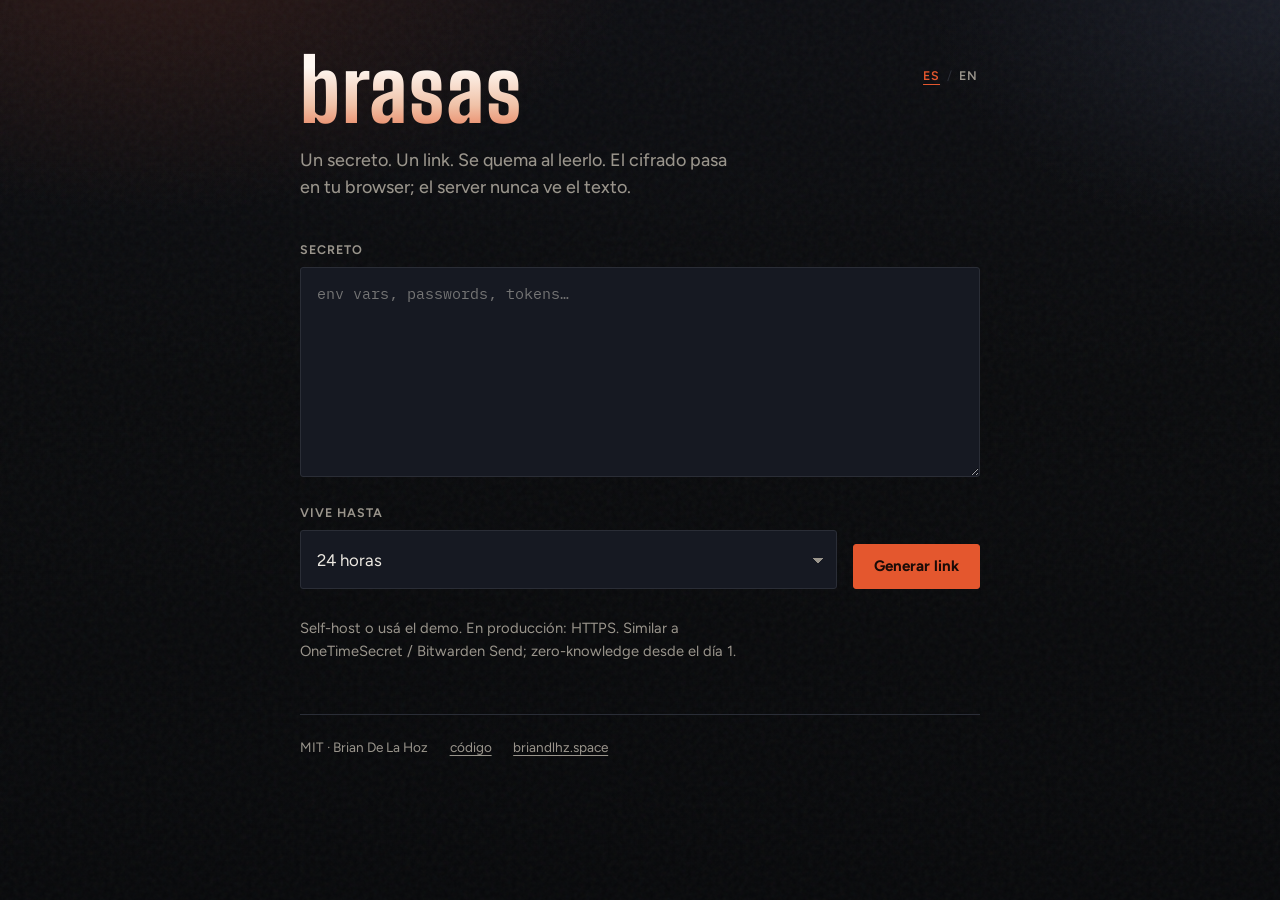
<file: static/index.html>
<!DOCTYPE html>
<html lang="es-AR">
  <head>
    <meta charset="utf-8" />
    <meta name="viewport" content="width=device-width, initial-scale=1" />
    <meta name="color-scheme" content="dark" />
    <meta name="theme-color" content="#0a0b0d" />
    <title>brasas</title>
    <meta
      name="description"
      content="Compartí un secreto por un link de un solo uso. Se cifra en tu browser."
    />
    <link rel="preconnect" href="https://fonts.googleapis.com" />
    <link rel="preconnect" href="https://fonts.gstatic.com" crossorigin />
    <link
      href="https://fonts.googleapis.com/css2?family=Big+Shoulders+Display:wght@700;800&family=Figtree:wght@400;500;600;700&family=IBM+Plex+Mono:wght@400;500&display=swap"
      rel="stylesheet"
    />
    <link rel="stylesheet" href="/static/css/style.css" />
  </head>
  <body data-title-key="titleCreate">
    <main class="wrap">
      <header class="top">
        <h1 class="brand">brasas</h1>
        <div class="lang" role="group" aria-label="Language">
          <button type="button" data-lang="es" aria-pressed="true">ES</button>
          <span class="lang-sep" aria-hidden="true">/</span>
          <button type="button" data-lang="en" aria-pressed="false">EN</button>
        </div>
      </header>

      <p class="tagline" data-i18n="tagline">
        Un secreto. Un link. Se quema al leerlo. El cifrado pasa en tu browser;
        el server nunca ve el texto.
      </p>

      <form id="create-form">
        <label for="secret" data-i18n="labelSecret">Secreto</label>
        <textarea
          id="secret"
          name="secret"
          data-i18n-placeholder="placeholder"
          placeholder="env vars, passwords, tokens…"
          autocomplete="off"
          spellcheck="false"
          required
        ></textarea>

        <div class="row ttl-row">
          <div>
            <label for="ttl" data-i18n="labelTtl">Vive hasta</label>
            <select id="ttl" name="ttl">
              <option value="86400" selected data-i18n-option="ttl24">
                24 horas
              </option>
              <option value="21600" data-i18n-option="ttl6">6 horas</option>
              <option value="3600" data-i18n-option="ttl1">1 hora</option>
            </select>
          </div>
          <div class="actions">
            <button type="submit" id="submit-btn" data-i18n="submit">
              Generar link
            </button>
          </div>
        </div>
      </form>

      <p id="error" class="error" hidden></p>

      <section id="result" class="result" hidden>
        <h2 data-i18n="resultTitle">Listo. Mandá este link.</h2>
        <p class="note result-note" data-i18n="resultNote">
          Quien lo abra lo lee una sola vez. Después se borra.
        </p>
        <div class="link-row">
          <input id="share-link" type="text" readonly />
          <button type="button" id="copy-btn" class="ghost" data-i18n="copy">
            Copiar
          </button>
        </div>
      </section>

      <p class="note" data-i18n="footNote">
        Self-host o usá el demo. En producción: HTTPS. Similar a OneTimeSecret /
        Bitwarden Send; zero-knowledge desde el día 1.
      </p>

      <footer class="foot">
        <span>MIT · Brian De La Hoz</span>
        <a href="https://github.com/briandlhz06/brasas" data-i18n="code"
          >código</a
        >
        <a href="https://briandlhz.space">briandlhz.space</a>
      </footer>
    </main>
    <script src="/static/js/i18n.js"></script>
    <script src="/static/js/crypto.js"></script>
    <script src="/static/js/create.js"></script>
  </body>
</html>
</file>
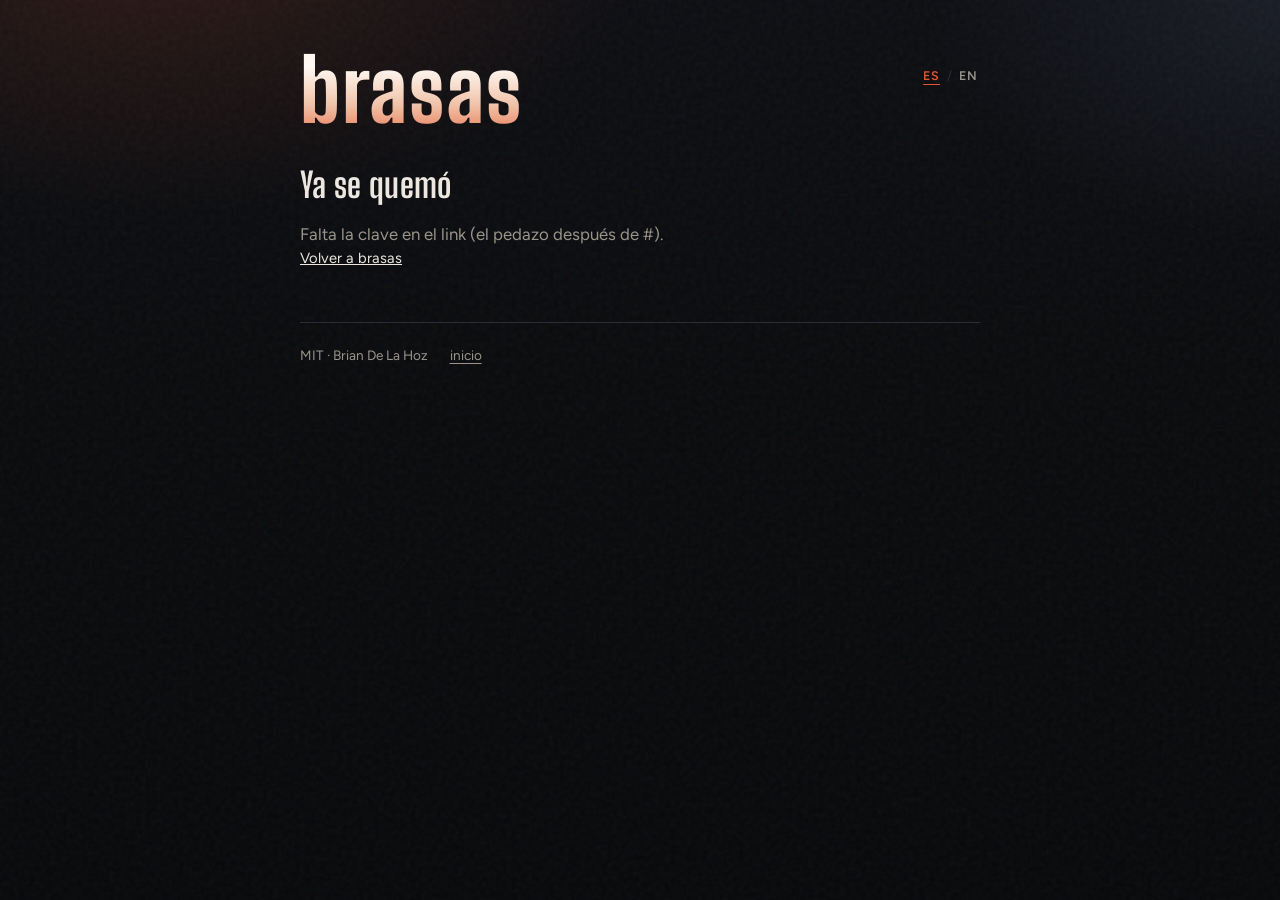
<file: static/read.html>
<!DOCTYPE html>
<html lang="es-AR">
  <head>
    <meta charset="utf-8" />
    <meta name="viewport" content="width=device-width, initial-scale=1" />
    <meta name="color-scheme" content="dark" />
    <meta name="theme-color" content="#0a0b0d" />
    <title>brasas · leer</title>
    <link rel="preconnect" href="https://fonts.googleapis.com" />
    <link rel="preconnect" href="https://fonts.gstatic.com" crossorigin />
    <link
      href="https://fonts.googleapis.com/css2?family=Big+Shoulders+Display:wght@700;800&family=Figtree:wght@400;500;600;700&family=IBM+Plex+Mono:wght@400;500&display=swap"
      rel="stylesheet"
    />
    <link rel="stylesheet" href="/static/css/style.css" />
  </head>
  <body data-title-key="titleRead">
    <main class="wrap">
      <header class="top">
        <h1 class="brand">brasas</h1>
        <div class="lang" role="group" aria-label="Language">
          <button type="button" data-lang="es" aria-pressed="true">ES</button>
          <span class="lang-sep" aria-hidden="true">/</span>
          <button type="button" data-lang="en" aria-pressed="false">EN</button>
        </div>
      </header>

      <div id="burn-warn" class="burn" hidden data-i18n="burnWarn">
        Este secreto se quema al abrirlo. Después de esta vista, ya no existe.
      </div>

      <p id="loading" class="loading" data-i18n="loading">Descifrando…</p>

      <section id="reveal" class="reveal" hidden>
        <h2 data-i18n="revealTitle">Tu secreto</h2>
        <textarea id="plaintext" readonly spellcheck="false"></textarea>
        <div class="actions reveal-actions">
          <button type="button" id="copy-plain" data-i18n="copyPlain">
            Copiar texto
          </button>
          <a class="btn ghost" href="/" data-i18n="createAnother">Crear otro</a>
        </div>
      </section>

      <section id="gone" class="gone" hidden>
        <h2 data-i18n="goneTitle">Ya se quemó</h2>
        <p id="gone-msg"></p>
        <p class="note">
          <a href="/" data-i18n="backHome">Volver a brasas</a>
        </p>
      </section>

      <p id="error" class="error" hidden></p>

      <footer class="foot">
        <span>MIT · Brian De La Hoz</span>
        <a href="/" data-i18n="home">inicio</a>
      </footer>
    </main>
    <script src="/static/js/i18n.js"></script>
    <script src="/static/js/crypto.js"></script>
    <script src="/static/js/read.js"></script>
  </body>
</html>
</file>
<file: static/css/style.css>
:root {
  --bg: #0a0b0d;
  --bg-elev: #12141a;
  --ink: #ece8e1;
  --muted: #9a958c;
  --line: #2a2d36;
  --ember: #e4572e;
  --ember-dim: rgba(228, 87, 46, 0.14);
  --panel: #161922;
  --focus: #e4572e;
  --font-display: "Big Shoulders Display", "Arial Narrow", sans-serif;
  --font-body: "Figtree", "Segoe UI", sans-serif;
  --font-mono: "IBM Plex Mono", ui-monospace, monospace;
  color-scheme: dark;
}

*,
*::before,
*::after {
  box-sizing: border-box;
}

html,
body {
  margin: 0;
  min-height: 100%;
}

body {
  color: var(--ink);
  font-family: var(--font-body);
  font-size: 1.05rem;
  line-height: 1.55;
  background-color: var(--bg);
  background-image:
    radial-gradient(ellipse 900px 520px at 12% -8%, rgba(228, 87, 46, 0.16), transparent 55%),
    radial-gradient(ellipse 700px 480px at 100% 0%, rgba(70, 80, 110, 0.22), transparent 50%),
    linear-gradient(180deg, #0d0e12 0%, var(--bg) 42%, #08090b 100%);
  background-attachment: fixed;
}

body::before {
  content: "";
  position: fixed;
  inset: 0;
  pointer-events: none;
  opacity: 0.045;
  background-image: url("data:image/svg+xml,%3Csvg viewBox='0 0 200 200' xmlns='http://www.w3.org/2000/svg'%3E%3Cfilter id='n'%3E%3CfeTurbulence type='fractalNoise' baseFrequency='0.85' numOctaves='4' stitchTiles='stitch'/%3E%3C/filter%3E%3Crect width='100%25' height='100%25' filter='url(%23n)'/%3E%3C/svg%3E");
  z-index: 0;
}

a {
  color: var(--ink);
}

.wrap {
  position: relative;
  z-index: 1;
  width: min(680px, calc(100% - 2rem));
  margin: 0 auto;
  padding: 3.25rem 0 4.5rem;
}

.top {
  display: flex;
  align-items: flex-start;
  justify-content: space-between;
  gap: 1rem;
  margin-bottom: 1.1rem;
  animation: rise 520ms ease both;
}

.brand {
  font-family: var(--font-display);
  font-weight: 800;
  font-size: clamp(3.4rem, 11vw, 5.4rem);
  letter-spacing: 0.02em;
  line-height: 0.88;
  margin: 0;
  text-transform: lowercase;
  color: var(--ink);
  background: linear-gradient(180deg, #fff8f2 20%, #f0c2a8 70%, var(--ember) 130%);
  -webkit-background-clip: text;
  background-clip: text;
  color: transparent;
}

.lang {
  display: flex;
  align-items: baseline;
  gap: 0.35rem;
  padding-top: 0.85rem;
  flex-shrink: 0;
  animation: rise 520ms ease 60ms both;
}

.lang button {
  border: none;
  background: transparent;
  color: var(--muted);
  font-family: var(--font-body);
  font-size: 0.78rem;
  font-weight: 600;
  letter-spacing: 0.08em;
  padding: 0.15rem 0.1rem;
  cursor: pointer;
  transform: none;
}

.lang button:hover {
  color: var(--ink);
  transform: none;
}

.lang button[aria-pressed="true"] {
  color: var(--ember);
  text-decoration: underline;
  text-underline-offset: 4px;
}

.lang-sep {
  color: var(--line);
  font-size: 0.8rem;
}

.tagline {
  margin: 0 0 2.4rem;
  color: var(--muted);
  max-width: 36ch;
  font-size: 1.12rem;
  font-weight: 450;
  animation: rise 560ms ease 100ms both;
}

.result-note {
  margin-top: 0;
}

.reveal-actions {
  margin-top: 0.85rem;
}

label {
  display: block;
  font-size: 0.78rem;
  font-weight: 650;
  letter-spacing: 0.08em;
  text-transform: uppercase;
  color: var(--muted);
  margin: 0 0 0.5rem;
}

textarea,
input[type="text"],
select {
  width: 100%;
  border: 1px solid var(--line);
  background: var(--panel);
  color: var(--ink);
  border-radius: 3px;
  padding: 0.95rem 1rem;
  font: inherit;
  outline: none;
  transition: border-color 160ms ease, box-shadow 160ms ease, background 160ms ease;
}

textarea {
  min-height: 210px;
  resize: vertical;
  font-family: var(--font-mono);
  font-size: 0.92rem;
  line-height: 1.5;
  animation: rise 600ms ease 140ms both;
}

textarea:focus,
input:focus,
select:focus {
  border-color: color-mix(in srgb, var(--ember) 65%, var(--line));
  background: var(--bg-elev);
  box-shadow: 0 0 0 3px var(--ember-dim);
}

.row {
  display: grid;
  gap: 1rem;
  margin: 1.2rem 0 1.5rem;
  animation: rise 620ms ease 180ms both;
}

@media (min-width: 560px) {
  .row.ttl-row {
    grid-template-columns: 1fr auto;
    align-items: end;
  }
}

select {
  appearance: none;
  background-image: linear-gradient(45deg, transparent 50%, var(--muted) 50%),
    linear-gradient(135deg, var(--muted) 50%, transparent 50%);
  background-position: calc(100% - 18px) 52%, calc(100% - 12px) 52%;
  background-size: 6px 6px, 6px 6px;
  background-repeat: no-repeat;
  padding-right: 2.2rem;
}

.actions {
  display: flex;
  flex-wrap: wrap;
  gap: 0.75rem;
  align-items: center;
}

button,
.btn {
  appearance: none;
  border: 1px solid var(--ember);
  background: var(--ember);
  color: #1a0b07;
  font-family: var(--font-body);
  font-weight: 700;
  font-size: 0.95rem;
  padding: 0.78rem 1.25rem;
  border-radius: 3px;
  cursor: pointer;
  text-decoration: none;
  display: inline-flex;
  align-items: center;
  justify-content: center;
  transition: transform 150ms ease, filter 150ms ease, background 150ms ease;
}

button:hover,
.btn:hover {
  transform: translateY(-1px);
  filter: brightness(1.06);
}

button:disabled {
  opacity: 0.55;
  cursor: wait;
  transform: none;
  filter: none;
}

button.ghost,
.btn.ghost {
  background: transparent;
  color: var(--ink);
  border-color: var(--line);
}

button.ghost:hover,
.btn.ghost:hover {
  border-color: var(--muted);
  filter: none;
}

.note {
  margin: 1.75rem 0 0;
  color: var(--muted);
  font-size: 0.92rem;
  max-width: 52ch;
}

.burn {
  margin: 0 0 1.35rem;
  padding: 0.95rem 1.05rem;
  background: var(--ember-dim);
  color: #ffb39a;
  border-left: 3px solid var(--ember);
  font-weight: 650;
  animation: pulseBorder 2.4s ease-in-out infinite;
}

.result,
.reveal,
.gone,
.loading {
  margin-top: 1.85rem;
}

.result,
.reveal,
.gone {
  animation: rise 420ms ease both;
}

.result h2,
.reveal h2,
.gone h2 {
  font-family: var(--font-display);
  font-size: clamp(1.7rem, 4vw, 2.15rem);
  font-weight: 700;
  margin: 0 0 0.65rem;
  letter-spacing: 0.01em;
  color: var(--ink);
}

.link-row {
  display: grid;
  gap: 0.65rem;
}

@media (min-width: 560px) {
  .link-row {
    grid-template-columns: 1fr auto;
  }
}

#error,
.error {
  margin-top: 1rem;
  color: #ff8f70;
  font-weight: 650;
}

.foot {
  margin-top: 3.25rem;
  padding-top: 1.35rem;
  border-top: 1px solid var(--line);
  color: var(--muted);
  font-size: 0.85rem;
  display: flex;
  flex-wrap: wrap;
  gap: 0.75rem 1.35rem;
}

.foot a {
  color: var(--muted);
  text-decoration: underline;
  text-underline-offset: 3px;
}

.foot a:hover {
  color: var(--ink);
}

.gone p {
  color: var(--muted);
  margin: 0;
}

#plaintext {
  min-height: 240px;
}

.loading {
  color: var(--muted);
  letter-spacing: 0.02em;
}

@keyframes rise {
  from {
    opacity: 0;
    transform: translateY(10px);
  }
  to {
    opacity: 1;
    transform: translateY(0);
  }
}

@keyframes pulseBorder {
  0%,
  100% {
    border-left-color: var(--ember);
  }
  50% {
    border-left-color: #ff8a65;
  }
}

@media (prefers-reduced-motion: reduce) {
  *,
  *::before,
  *::after {
    animation: none !important;
    transition: none !important;
  }
}
</file>
